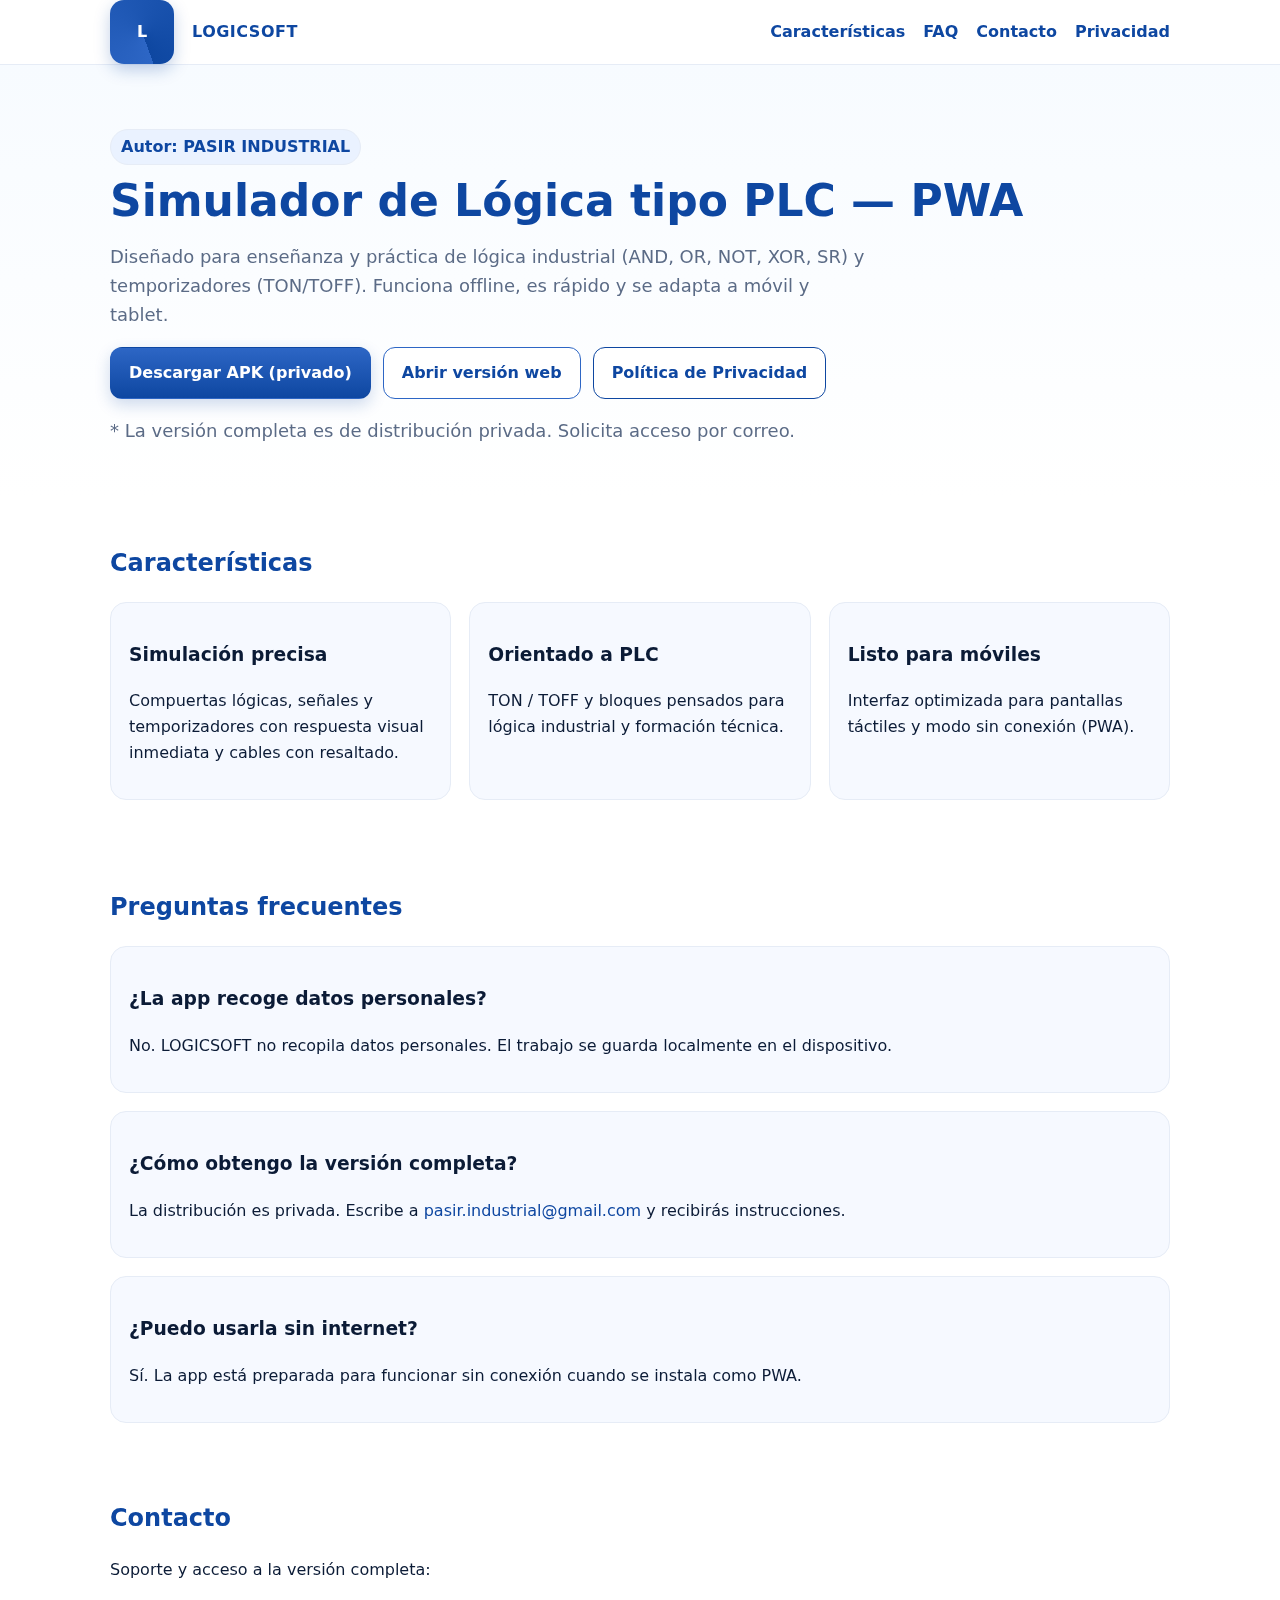
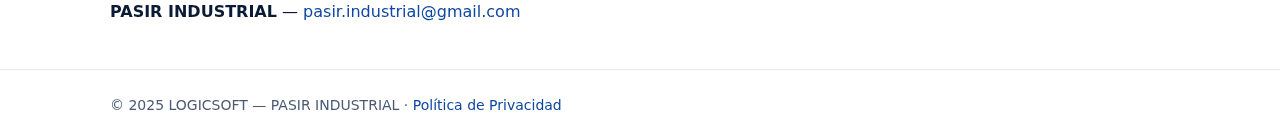
<file: index.html>
<!DOCTYPE html>
<html lang="es">
<head>
  <meta charset="utf-8">
  <meta name="viewport" content="width=device-width, initial-scale=1">
  <title>LOGICSOFT — Simulador de Lógica PLC (PWA)</title>
  <meta name="description" content="LOGICSOFT es un simulador educativo de compuertas lógicas y temporizadores tipo PLC. Desarrollado por PASIR INDUSTRIAL.">
  <link rel="stylesheet" href="styles.css">
</head>
<body>
  <nav class="nav">
    <div class="container nav-inner">
      <div class="logo">L</div>
      <div class="brand">LOGICSOFT</div>
      <div class="nav-links">
        <a href="#caracteristicas">Características</a>
        <a href="#faq">FAQ</a>
        <a href="#contacto">Contacto</a>
        <a href="privacy.html">Privacidad</a>
      </div>
    </div>
  </nav>

  <header class="hero">
    <div class="container">
      <span class="badge">Autor: PASIR INDUSTRIAL</span>
      <h1>Simulador de Lógica tipo PLC — PWA</h1>
      <p>Diseñado para enseñanza y práctica de lógica industrial (AND, OR, NOT, XOR, SR) y temporizadores (TON/TOFF). Funciona offline, es rápido y se adapta a móvil y tablet.</p>
      <div class="hero-actions">
        <a class="btn solid" href="#" title="APK privada — solicita acceso">Descargar APK (privado)</a>
        <a class="btn ghost" href="#" title="Versión web privada">Abrir versión web</a>
        <a class="btn" href="privacy.html">Política de Privacidad</a>
      </div>
      <p class="small">* La versión completa es de distribución privada. Solicita acceso por correo.</p>
    </div>
  </header>

  <section id="caracteristicas" class="features">
    <div class="container">
      <h2>Características</h2>
      <div class="grid cols-3">
        <div class="card">
          <h3>Simulación precisa</h3>
          <p>Compuertas lógicas, señales y temporizadores con respuesta visual inmediata y cables con resaltado.</p>
        </div>
        <div class="card">
          <h3>Orientado a PLC</h3>
          <p>TON / TOFF y bloques pensados para lógica industrial y formación técnica.</p>
        </div>
        <div class="card">
          <h3>Listo para móviles</h3>
          <p>Interfaz optimizada para pantallas táctiles y modo sin conexión (PWA).</p>
        </div>
      </div>
    </div>
  </section>

  <section id="faq" class="section">
    <div class="container">
      <h2>Preguntas frecuentes</h2>
      <div class="grid">
        <div class="card">
          <h3>¿La app recoge datos personales?</h3>
          <p>No. LOGICSOFT no recopila datos personales. El trabajo se guarda localmente en el dispositivo.</p>
        </div>
        <div class="card">
          <h3>¿Cómo obtengo la versión completa?</h3>
          <p>La distribución es privada. Escribe a <a href="mailto:pasir.industrial@gmail.com">pasir.industrial@gmail.com</a> y recibirás instrucciones.</p>
        </div>
        <div class="card">
          <h3>¿Puedo usarla sin internet?</h3>
          <p>Sí. La app está preparada para funcionar sin conexión cuando se instala como PWA.</p>
        </div>
      </div>
    </div>
  </section>

  <section id="contacto" class="section">
    <div class="container">
      <h2>Contacto</h2>
      <p>Soporte y acceso a la versión completa:</p>
      <p><strong>PASIR INDUSTRIAL</strong> — <a href="mailto:pasir.industrial@gmail.com">pasir.industrial@gmail.com</a></p>
    </div>
  </section>

  <footer>
    <div class="container">
      © 2025 LOGICSOFT — PASIR INDUSTRIAL · <a href="privacy.html">Política de Privacidad</a>
    </div>
  </footer>
</body>
</html>
</file>
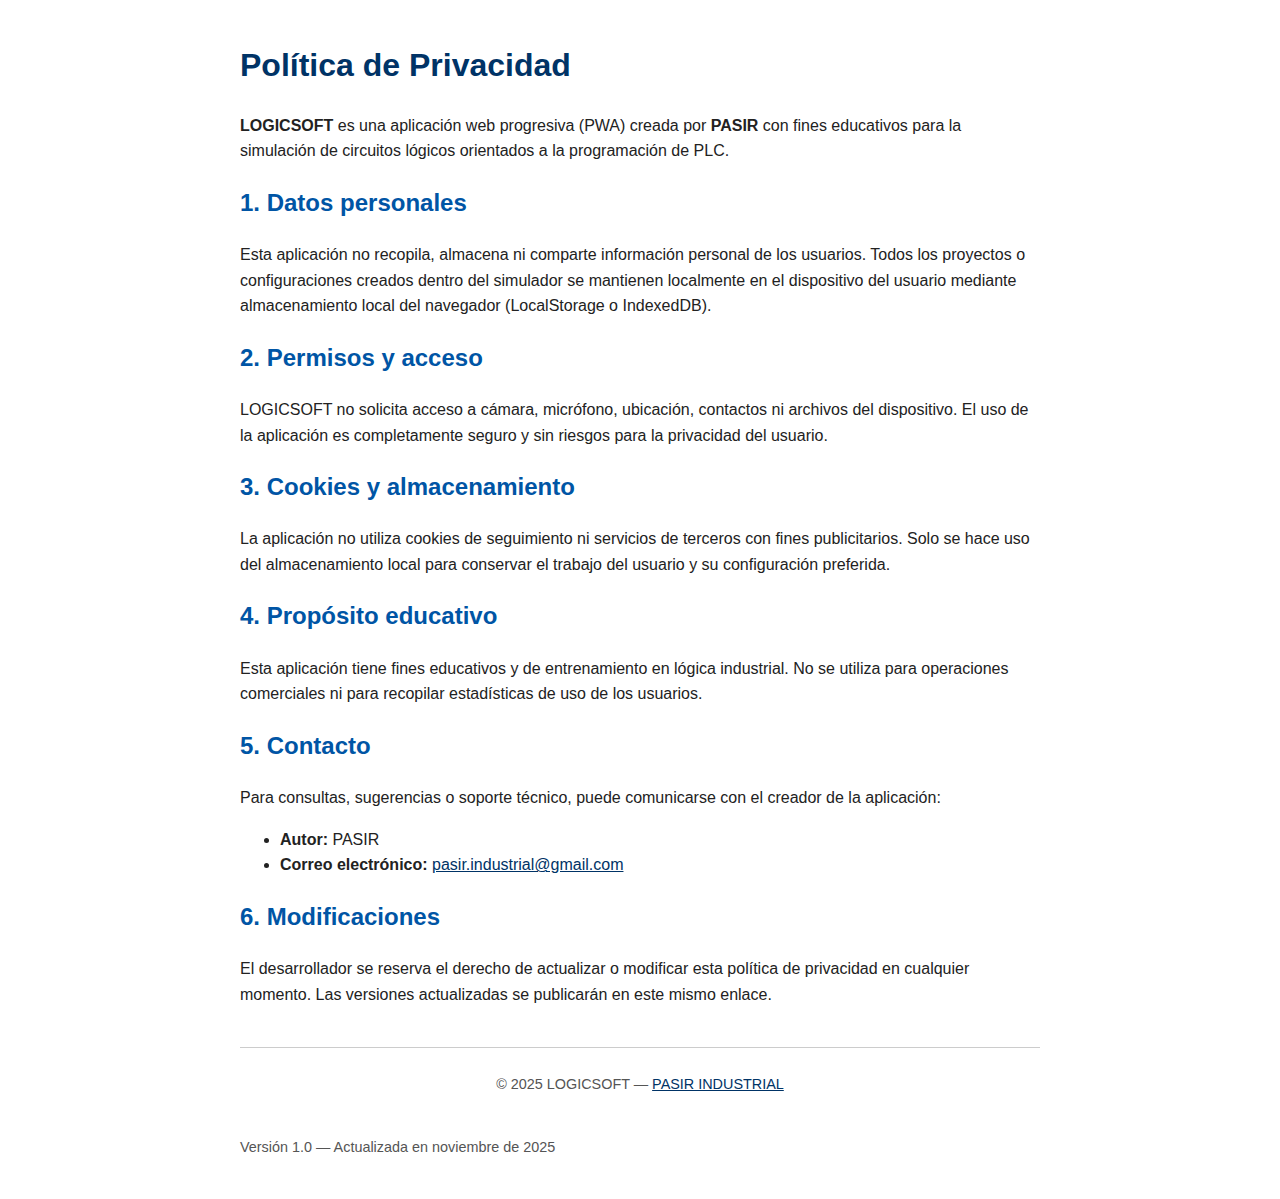
<file: privacy.html>
<!DOCTYPE html>
<html lang="es">
<head>
  <meta charset="UTF-8">
  <meta name="viewport" content="width=device-width, initial-scale=1.0">
  <title>Política de Privacidad — LOGICSOFT</title>
  <style>
    body {font-family: Arial, sans-serif; max-width: 800px; margin: 40px auto; line-height: 1.6; color: #222;}
    h1 {color: #003366;}
    h2 {color: #0055a5;}
    a {color: #003366;}
    footer {margin-top: 40px; border-top: 1px solid #ccc; padding-top: 10px; font-size: 0.9em; color: #555; text-align: center;}
  </style>
</head>
<body>
  <h1>Política de Privacidad</h1>
  <p><strong>LOGICSOFT</strong> es una aplicación web progresiva (PWA) creada por <strong>PASIR</strong> con fines educativos para la simulación de circuitos lógicos orientados a la programación de PLC.</p>
  <h2>1. Datos personales</h2>
  <p>Esta aplicación no recopila, almacena ni comparte información personal de los usuarios. Todos los proyectos o configuraciones creados dentro del simulador se mantienen localmente en el dispositivo del usuario mediante almacenamiento local del navegador (LocalStorage o IndexedDB).</p>
  <h2>2. Permisos y acceso</h2>
  <p>LOGICSOFT no solicita acceso a cámara, micrófono, ubicación, contactos ni archivos del dispositivo. El uso de la aplicación es completamente seguro y sin riesgos para la privacidad del usuario.</p>
  <h2>3. Cookies y almacenamiento</h2>
  <p>La aplicación no utiliza cookies de seguimiento ni servicios de terceros con fines publicitarios. Solo se hace uso del almacenamiento local para conservar el trabajo del usuario y su configuración preferida.</p>
  <h2>4. Propósito educativo</h2>
  <p>Esta aplicación tiene fines educativos y de entrenamiento en lógica industrial. No se utiliza para operaciones comerciales ni para recopilar estadísticas de uso de los usuarios.</p>
  <h2>5. Contacto</h2>
  <p>Para consultas, sugerencias o soporte técnico, puede comunicarse con el creador de la aplicación:</p>
  <ul><li><strong>Autor:</strong> PASIR</li><li><strong>Correo electrónico:</strong> <a href="mailto:pasir.industrial@gmail.com">pasir.industrial@gmail.com</a></li></ul>
  <h2>6. Modificaciones</h2>
  <p>El desarrollador se reserva el derecho de actualizar o modificar esta política de privacidad en cualquier momento. Las versiones actualizadas se publicarán en este mismo enlace.</p>
  <footer><p>© 2025 LOGICSOFT — <a href="#">PASIR INDUSTRIAL</a></p></footer>
  <p style="margin-top:40px; font-size:0.9em; color:#555;">Versión 1.0 — Actualizada en noviembre de 2025</p>
</body>
</html>
</file>
<file: styles.css>
:root{
  --bg:#ffffff;
  --fg:#0b1b36;
  --muted:#5b6b86;
  --brand:#0E47A1;
  --brand-2:#2D66C5;
  --accent:#00c276;
  --card:#f6f9ff;
  --border:#e6ecf6;
}
*{box-sizing:border-box}
html,body{margin:0;padding:0}
body{font-family:Inter,system-ui,Segoe UI,Roboto,Arial,sans-serif;background:var(--bg);color:var(--fg);line-height:1.6}
a{color:var(--brand);text-decoration:none}
a:hover{text-decoration:underline}
.container{max-width:1100px;margin:0 auto;padding:0 20px}
.nav{position:sticky;top:0;z-index:50;background:rgba(255,255,255,.8);backdrop-filter:saturate(1.2) blur(8px);border-bottom:1px solid var(--border)}
.nav-inner{display:flex;align-items:center;gap:18px;min-height:64px}
.brand{font-weight:900;letter-spacing:.5px;color:var(--brand)}
.nav-links{margin-left:auto;display:flex;gap:18px;font-weight:700}
.btn{display:inline-block;padding:12px 18px;border-radius:12px;border:1px solid var(--brand);font-weight:800;background:#fff}
.btn.solid{background:linear-gradient(180deg, var(--brand-2), var(--brand));color:#fff;border-color:transparent;box-shadow:0 6px 16px rgba(14,71,161,.2)}
.btn.solid:hover{filter:brightness(.98)}
.btn.ghost{background:#fff;border-color:var(--brand-2);color:var(--brand)}
.hero{padding:64px 0 32px;background:linear-gradient(180deg,#f7fbff,#ffffff)}
.hero h1{font-size:44px;line-height:1.1;margin:12px 0;color:var(--brand)}
.hero p{font-size:18px;color:var(--muted);max-width:760px}
.hero-actions{display:flex;gap:12px;flex-wrap:wrap;margin-top:18px}
.grid{display:grid;gap:18px}
.features{padding:28px 0 40px}
.card{background:var(--card);border:1px solid var(--border);border-radius:16px;padding:18px}
.section{padding:28px 0}
footer{border-top:1px solid var(--border);padding:24px 0;color:#4a5a74;font-size:14px}
.badge{display:inline-block;padding:4px 10px;border-radius:999px;background:#eaf2ff;border:1px solid var(--border);font-weight:800;color:var(--brand)}
h2{color:var(--brand)}
.small{font-size:13px;color:#5c6a82}
.logo{width:64px;height:64px;border-radius:14px;display:inline-grid;place-items:center;
  background:conic-gradient(from 160deg, #2D66C5, #0E47A1);color:#fff;font-weight:900;box-shadow:0 6px 16px rgba(14,71,161,.25)}
@media(min-width:820px){.grid.cols-3{grid-template-columns:repeat(3,1fr)}}
</file>
